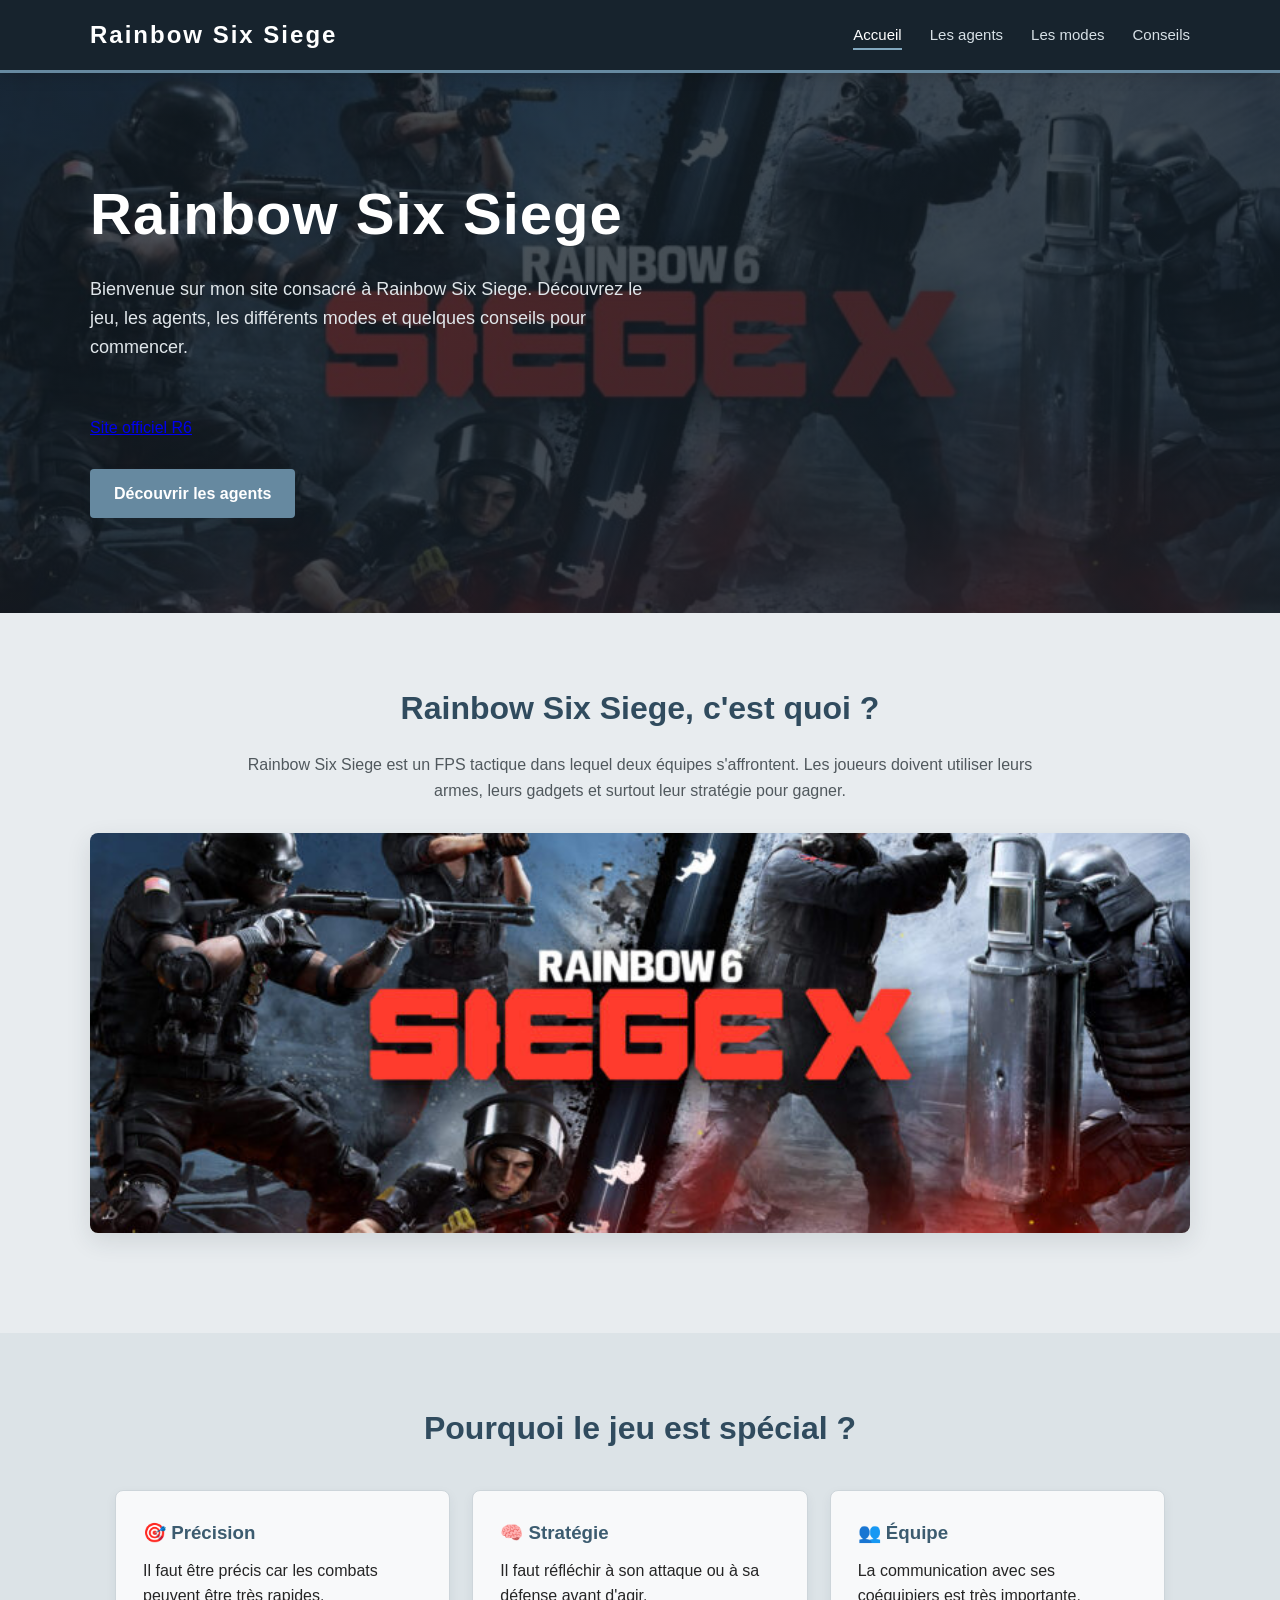
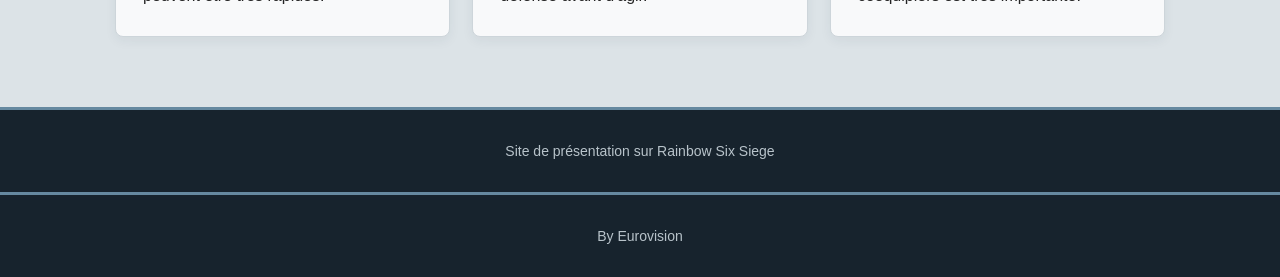
<file: index.html>
<!doctype html>
<html lang="fr">
<head>
    <meta charset="utf-8">
    <meta name="viewport" content="width=device-width, initial-scale=1">
    <title>Rainbow Six Siege - Accueil</title>
    <link rel="stylesheet" href="style.css">
</head>
<body>
<header>
    <nav>
        <h1>Rainbow Six Siege</h1>
        <ul>
            <li><a class="active" href="index.html">Accueil</a></li>
            <li><a href="agents.html">Les agents</a></li>
            <li><a href="modes.html">Les modes</a></li>
            <li><a href="conseils.html">Conseils</a></li>
        </ul>
    </nav>
</header>
<main>
    <section class="accueil">
        <div class="accueil-texte">
            <h2>Rainbow Six Siege</h2>
            <p>
                Bienvenue sur mon site consacré à Rainbow Six Siege.
                Découvrez le jeu, les agents, les différents modes
                et quelques conseils pour commencer.

        <div class="lien_site">        
<br>         <a href="https://www.ubisoft.com/fr-fr/game/rainbow-six/siege">Site officiel R6</a>
        </div>
</p>
            <a class="bouton" href="agents.html">
                Découvrir les agents
            </a>
        </div>
    </section>

    <section class="contenu">

        <h2>Rainbow Six Siege, c'est quoi ?</h2>
        <p>
            Rainbow Six Siege est un FPS tactique dans lequel deux
            équipes s'affrontent. Les joueurs doivent utiliser leurs
            armes, leurs gadgets et surtout leur stratégie pour gagner.
        </p>
        <img class="image-principale" src="images/r6.png"
             alt="Rainbow Six Siege"> 

    </section>

    <section class="contenu gris">

        <h2>Pourquoi le jeu est spécial ?</h2>

        <div class="colonnes">

            <article>
                <h3>🎯 Précision</h3>
                <p>
                    Il faut être précis car les combats peuvent être
                    très rapides.
                </p>
            </article>

            <article>
                <h3>🧠 Stratégie</h3>
                <p>
                    Il faut réfléchir à son attaque ou à sa défense
                    avant d'agir.
                </p>
            </article>

            <article>
                <h3>👥 Équipe</h3>
                <p>
                    La communication avec ses coéquipiers est très
                    importante.
                </p>
            </article>
        </div>
    </section>
</main>
<footer>
    <p>Site de présentation sur Rainbow Six Siege</p>
</footer>

<footer>
    <p>By Eurovision</p>
</footer>
</body>
</html>
</file>
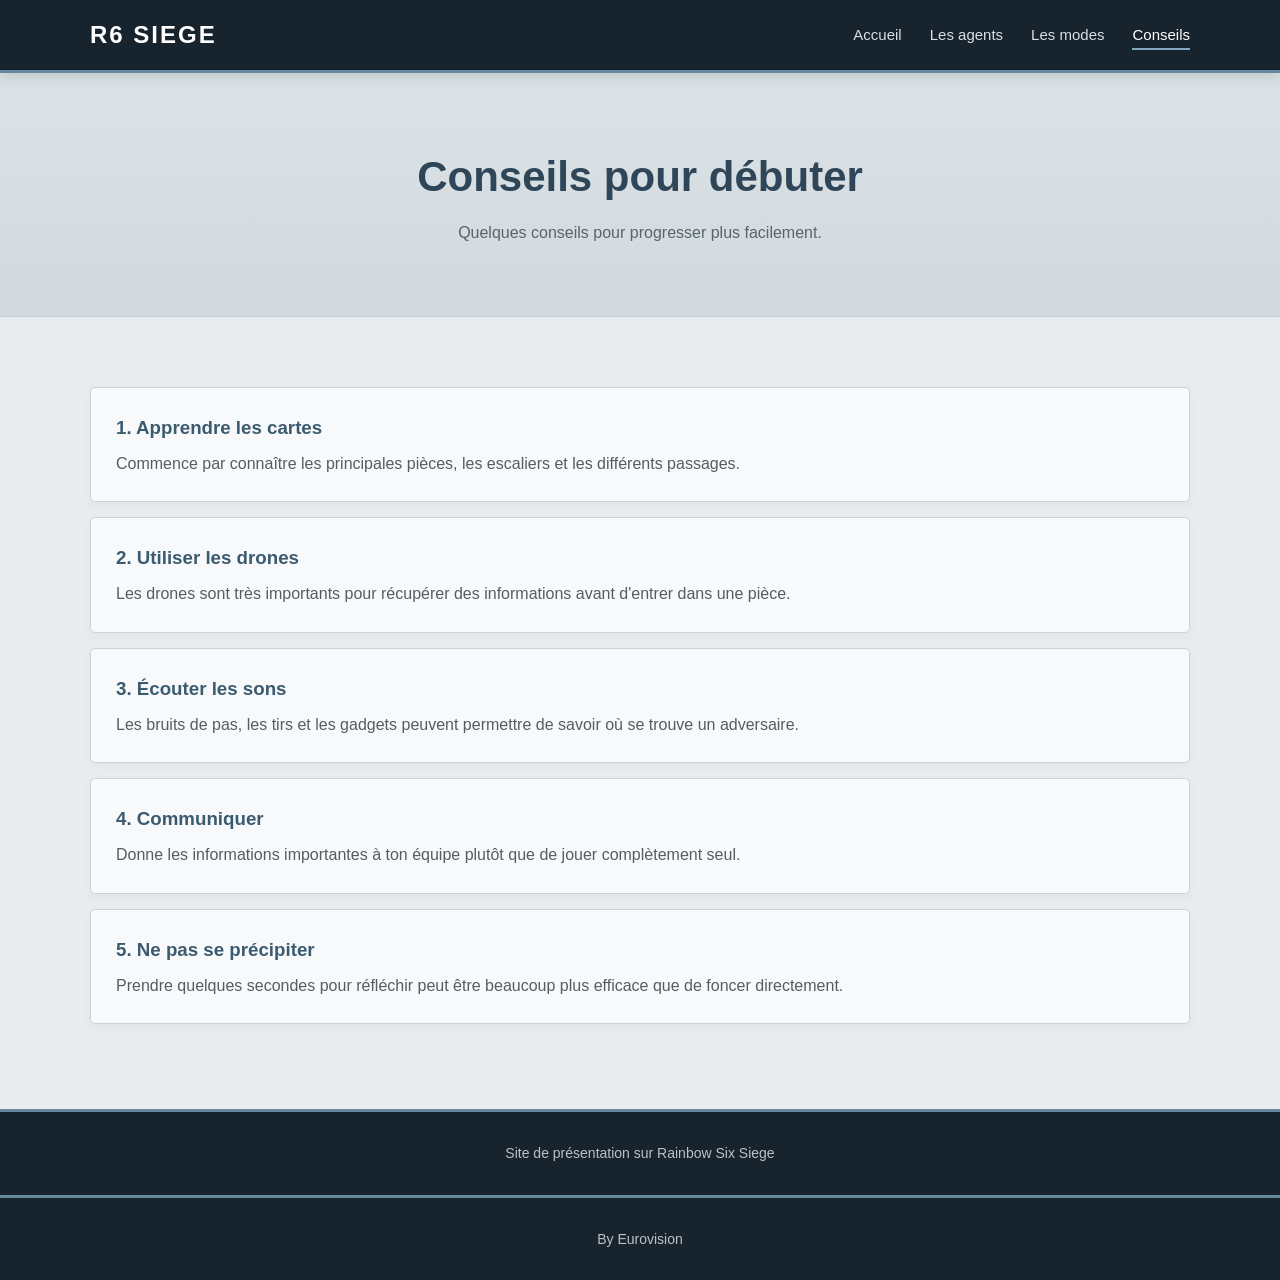
<file: conseils.html>
<!doctype html>
<html lang="fr">
<head>
    <meta charset="utf-8">
    <meta name="viewport" content="width=device-width, initial-scale=1">
    <title>Rainbow Six Siege - Conseils</title>
    <link rel="stylesheet" href="style.css">
</head>
<body>
<header>
    <nav>
        <h1>R6 SIEGE</h1>
        <ul>
            <li><a href="index.html">Accueil</a></li>
            <li><a href="agents.html">Les agents</a></li>
            <li><a href="modes.html">Les modes</a></li>
            <li><a class="active" href="conseils.html">Conseils</a></li>
        </ul>
    </nav>
</header>
<main>
    <section class="titre-page">
        <h2>Conseils pour débuter</h2>
        <p>
            Quelques conseils pour progresser plus facilement.
        </p>
    </section>

    <section class="contenu">

        <div class="conseil">
            <h3>1. Apprendre les cartes</h3>
            <p>
                Commence par connaître les principales pièces,
                les escaliers et les différents passages.
            </p>
        </div>
        <div class="conseil">
            <h3>2. Utiliser les drones</h3>
            <p>
                Les drones sont très importants pour récupérer
                des informations avant d'entrer dans une pièce.
            </p>
        </div>

        <div class="conseil">
            <h3>3. Écouter les sons</h3>
            <p>
                Les bruits de pas, les tirs et les gadgets peuvent
                permettre de savoir où se trouve un adversaire.
            </p>
        </div>

        <div class="conseil">
            <h3>4. Communiquer</h3>
            <p>
                Donne les informations importantes à ton équipe
                plutôt que de jouer complètement seul.
            </p>
        </div>

        <div class="conseil">
            <h3>5. Ne pas se précipiter</h3>
            <p>
                Prendre quelques secondes pour réfléchir peut être
                beaucoup plus efficace que de foncer directement.
            </p>
        </div>
    </section>
</main>
<footer>
    <p>Site de présentation sur Rainbow Six Siege</p>
</footer>


<footer>
    <p>By Eurovision</p>
</footer>
</body>
</html>
</file>
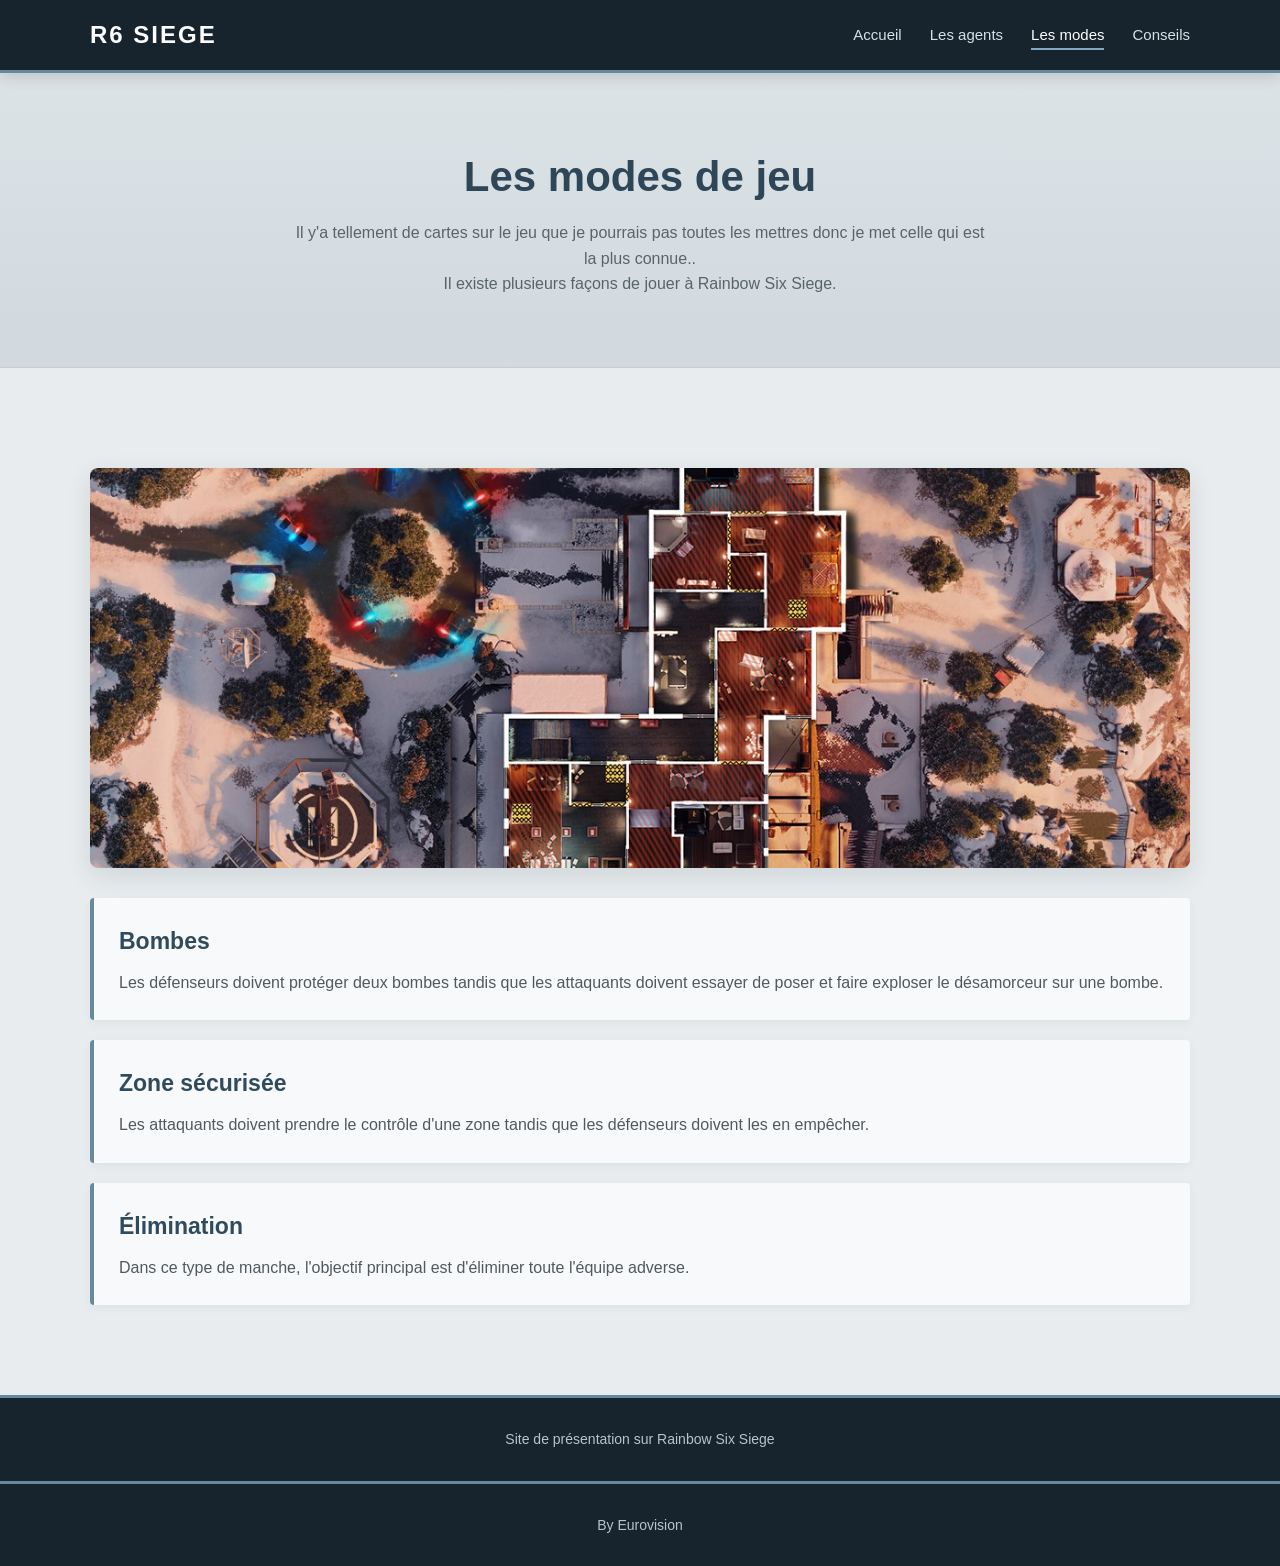
<file: modes.html>
<!doctype html>
<html lang="fr">
<head>
    <meta charset="utf-8">
    <meta name="viewport" content="width=device-width, initial-scale=1">
    <title>Rainbow Six Siege - Modes</title>
    <link rel="stylesheet" href="style.css">
</head>
<body>
<header>
    <nav>
        <h1>R6 SIEGE</h1>
        <ul>
            <li><a href="index.html">Accueil</a></li>
            <li><a href="agents.html">Les agents</a></li>
            <li><a class="active" href="modes.html">Les modes</a></li>
            <li><a href="conseils.html">Conseils</a></li>
        </ul>
    </nav>
</header>

<main>

    <section class="titre-page">
        <h2>Les modes de jeu</h2>
        <p>
            Il y'a tellement de cartes sur le jeu que je pourrais pas 
            toutes les mettres donc je met celle qui est la plus connue..
<br>        Il existe plusieurs façons de jouer à Rainbow Six Siege.
        </p>
    </section>

    <section class="contenu">

        <img class="image-principale" src="images/carte.jpg"
             alt="Carte de Rainbow Six Siege">

        <div class="mode">
            <h2>Bombes</h2>
            <p>
                Les défenseurs doivent protéger deux bombes tandis que
                les attaquants doivent essayer de poser et faire exploser
                le désamorceur sur une bombe.
            </p>
        </div>

        <div class="mode">
            <h2>Zone sécurisée</h2>
            <p>
                Les attaquants doivent prendre le contrôle d'une zone
                tandis que les défenseurs doivent les en empêcher.
            </p>
        </div>

        <div class="mode">
            <h2>Élimination</h2>
            <p>
                Dans ce type de manche, l'objectif principal est
                d'éliminer toute l'équipe adverse.
            </p>
        </div>
    </section>
</main>
<footer>
    <p>Site de présentation sur Rainbow Six Siege</p>
</footer>

<footer>
    <p>By Eurovision</p>
</footer>
</body>
</html>
</file>
<file: style.css>
/* ==============================
   RESET
================================= */

* {
    margin: 0;
    padding: 0;
    box-sizing: border-box;
}

html {
    scroll-behavior: smooth;
}

body {
    font-family: Arial, Helvetica, sans-serif;
    background: #e8ecef;
    color: #252525;
    line-height: 1.6;
}

/* ==============================
   HEADER
================================= */

header {
    background: #17232d;
    border-bottom: 3px solid #6689a0;
    position: sticky;
    top: 0;
    z-index: 1000;
    box-shadow: 0 3px 15px rgba(0, 0, 0, 0.15);
}

nav {
    max-width: 1150px;
    min-height: 70px;
    margin: auto;
    padding: 0 25px;
    display: flex;
    justify-content: space-between;
    align-items: center;
}

nav h1 {
    color: white;
    font-size: 24px;
    letter-spacing: 2px;
}

nav ul {
    display: flex;
    list-style: none;
    gap: 28px;
}

nav a {
    position: relative;
    color: #d7e0e6;
    text-decoration: none;
    font-size: 15px;
    padding: 24px 0;
    transition: color 0.2s ease;
}

nav a:hover {
    color: white;
}

nav a.active {
    color: white;
}

nav a.active::after {
    content: "";
    position: absolute;
    left: 0;
    right: 0;
    bottom: 17px;
    height: 2px;
    background: #82a8bf;
}

/* ==============================
   ACCUEIL
================================= */

.accueil {
    min-height: 540px;
    background:
        linear-gradient(
            135deg,
            rgba(20, 31, 40, 0.72),
            rgba(20, 31, 40, 0.86)
        ),
        url("images/r6.jpg");
    background-size: cover;
    background-position: center;
    display: flex;
    align-items: center;
}

.accueil-texte {
    width: 1100px;
    max-width: 90%;
    margin: auto;
    color: white;
}

.accueil h2 {
    font-size: 58px;
    font-weight: bold;
    letter-spacing: 1px;
    margin-bottom: 15px;
}

.accueil p {
    max-width: 570px;
    font-size: 18px;
    color: #e0e6ea;
    margin-bottom: 28px;
}

/* ==============================
   BOUTONS
================================= */

.bouton {
    display: inline-block;
    padding: 12px 24px;
    background: #6689a0;
    color: white;
    text-decoration: none;
    border-radius: 4px;
    font-weight: bold;

    /* Animation */
    transition:
        transform 0.25s ease,
        background 0.25s ease,
        box-shadow 0.25s ease;

    box-shadow: 0 4px 10px rgba(30, 50, 60, 0.20);
}

/* Effet au survol */
.bouton:hover {
    background: #82a8bf;

    /* Le bouton devient légèrement plus gros */
    transform: scale(1.08) translateY(-3px);

    /* Ombre plus forte */
    box-shadow: 0 8px 20px rgba(30, 50, 60, 0.30);
}

/* Effet quand on clique */
.bouton:active {
    transform: scale(0.98);
    box-shadow: 0 3px 8px rgba(30, 50, 60, 0.20);
}

/* ==============================
   TITRE DES PAGES
================================= */

.titre-page {
    background: linear-gradient(180deg, #dce3e7, #d1d9de);
    text-align: center;
    padding: 70px 20px;
    border-bottom: 1px solid #c4cdd2;
}

.titre-page h2 {
    color: #2e4658;
    font-size: 42px;
    margin-bottom: 10px;
}

.titre-page p {
    color: #58646c;
    max-width: 700px;
    margin: auto;
}

/* ==============================
   SECTIONS
================================= */

.contenu {
    max-width: 1150px;
    margin: auto;
    padding: 70px 25px;
}

.contenu.gris {
    max-width: none;
    background: #dce3e7;
    padding-left: max(25px, calc((100% - 1100px) / 2));
    padding-right: max(25px, calc((100% - 1100px) / 2));
}

.contenu h2 {
    color: #304b5e;
    text-align: center;
    font-size: 32px;
    margin-bottom: 18px;
}

.contenu > p {
    max-width: 800px;
    margin: 0 auto 30px;
    text-align: center;
    color: #50585d;
}

/* ==============================
   IMAGE PRINCIPALE
================================= */

.image-principale {
    width: 100%;
    height: 400px;
    object-fit: cover;
    display: block;
    margin: 30px auto;
    border-radius: 8px;
    box-shadow: 0 8px 25px rgba(30, 50, 60, 0.12);
}

/* ==============================
   BLOCS ACCUEIL
================================= */

.colonnes {
    max-width: 1050px;
    margin: 35px auto 0;
    display: grid;
    grid-template-columns: repeat(3, 1fr);
    gap: 22px;
}

.colonnes article {
    background: #f8f9fa;
    border: 1px solid #cdd5da;
    padding: 27px;
    border-radius: 8px;
    box-shadow: 0 4px 12px rgba(30, 50, 60, 0.06);
    transition: transform 0.2s ease, box-shadow 0.2s ease;
}

.colonnes article:hover {
    transform: translateY(-4px);
    box-shadow: 0 8px 20px rgba(30, 50, 60, 0.1);
}

.colonnes h3 {
    color: #3c5c70;
    margin-bottom: 10px;
}

/* ==============================
   AGENTS
================================= */

.liste-agents {
    display: grid;
    grid-template-columns: repeat(4, minmax(0, 1fr));
    gap: 20px;
    margin-top: 35px;
    align-items: start;
}

.carte-agent {
    background: #f8f9fa;
    border: 1px solid #cbd3d8;
    border-radius: 8px;
    overflow: hidden;
    box-shadow: 0 3px 10px rgba(30, 50, 60, 0.06);
    transition:
        transform 0.2s ease,
        box-shadow 0.2s ease,
        border-color 0.2s ease;
}

.carte-agent:hover {
    transform: translateY(-5px);
    box-shadow: 0 10px 24px rgba(30, 50, 60, 0.14);
    border-color: #8ba5b5;
}

.carte-agent img {
    width: 100%;
    height: 190px;
    object-fit: cover;
    display: block;
    background: #455d6c;
}

.carte-agent > h3,
.carte-agent > p {
    margin-left: 17px;
    margin-right: 17px;
}

.carte-agent > h3 {
    color: #304b5e;
    font-size: 20px;
    margin-top: 15px;
    margin-bottom: 2px;
}

.carte-agent > p {
    color: #6689a0;
    font-size: 13px;
    font-weight: bold;
    text-transform: uppercase;
    letter-spacing: 0.6px;
    margin-bottom: 13px;
}

/* Fiche détaillée ajoutée sous chaque agent */

.fiche-agent {
    margin: 0 14px 15px;
    padding: 13px;
    border-radius: 6px;
    background: #edf1f3;
    border-left: 3px solid #6689a0;
    text-align: left;
}

.fiche-agent p {
    margin: 7px 0;
    color: #4f565a;
    font-size: 13px;
    line-height: 1.5;
}

.fiche-agent p:first-child {
    margin-top: 0;
}

.fiche-agent p:last-child {
    margin-bottom: 0;
}

.fiche-agent strong {
    display: block;
    color: #304b5e;
    font-size: 13px;
    margin-bottom: 2px;
}

/* ==============================
   MODES
================================= */

.mode {
    background: #f8f9fa;
    border-left: 4px solid #68899d;
    padding: 25px;
    margin: 20px 0;
    border-radius: 4px;
    box-shadow: 0 3px 10px rgba(30, 50, 60, 0.05);
}

.mode h2 {
    text-align: left;
    font-size: 23px;
    margin-bottom: 10px;
}

.mode p {
    color: #51595e;
}

/* ==============================
   CONSEILS
================================= */

.conseil {
    background: #f8f9fa;
    border: 1px solid #cbd3d8;
    padding: 25px;
    margin-bottom: 15px;
    border-radius: 5px;
    box-shadow: 0 3px 10px rgba(30, 50, 60, 0.04);
}

.conseil h3 {
    color: #3b5b70;
    margin-bottom: 8px;
}

.conseil p {
    color: #555d61;
}

/* ==============================
   FOOTER
================================= */

footer {
    background: #17232d;
    color: #b8c3ca;
    text-align: center;
    padding: 30px 20px;
    font-size: 14px;
    border-top: 3px solid #6689a0;
}

footer p + p {
    margin-top: 4px;
}

/* ==============================
   TABLETTE
================================= */

@media (max-width: 950px) {
    .liste-agents {
        grid-template-columns: repeat(3, 1fr);
    }

    .accueil h2 {
        font-size: 48px;
    }
}

/* ==============================
   MOBILE
================================= */

@media (max-width: 700px) {
    header {
        position: relative;
    }

    nav {
        flex-direction: column;
        padding: 20px;
        gap: 15px;
    }

    nav a {
        padding: 5px 0;
    }

    nav a.active::after {
        bottom: 0;
    }

    nav ul {
        flex-wrap: wrap;
        justify-content: center;
        gap: 15px 20px;
    }

    .accueil {
        min-height: 450px;
    }

    .accueil h2 {
        font-size: 38px;
    }

    .accueil p {
        font-size: 16px;
    }

    .colonnes {
        grid-template-columns: 1fr;
    }

    .liste-agents {
        grid-template-columns: repeat(2, 1fr);
        gap: 15px;
    }

    .carte-agent img {
        height: 170px;
    }

    .image-principale {
        height: 280px;
    }
}

/* ==============================
   PETIT TELEPHONE
================================= */

@media (max-width: 430px) {
    .liste-agents {
        grid-template-columns: 1fr;
    }

    .titre-page h2 {
        font-size: 30px;
    }

    .contenu {
        padding: 45px 18px;
    }

    .carte-agent img {
        height: 200px;
    }

    .fiche-agent {
        margin-left: 12px;
        margin-right: 12px;
    }
}

    .details-agent{
        margin-top:14px;
        text-align:center;
        font-size:.92rem;
        line-height:1.45
}
    .details-agent strong{
        display:block;
        margin-top:9px
}
    .details-agent p{
        margin:3px 0 0;
}
    .carte-agent{
        height:auto!important;
        overflow:visible!important
}
    .agent-note{
        font-size:.82rem;
        opacity:.8;
        margin-top:8px
}

    .fiche-agent {
        margin-top: 12px;
        padding: 12px;
        border-radius: 8px;
        background: rgba(0,0,0,.06);
        text-align: left;
        line-height: 1.45;
}

    .fiche-agent p { 
        margin: 7px 0; 
}

    .lien_site{
        color:azure;
    }
</file>
